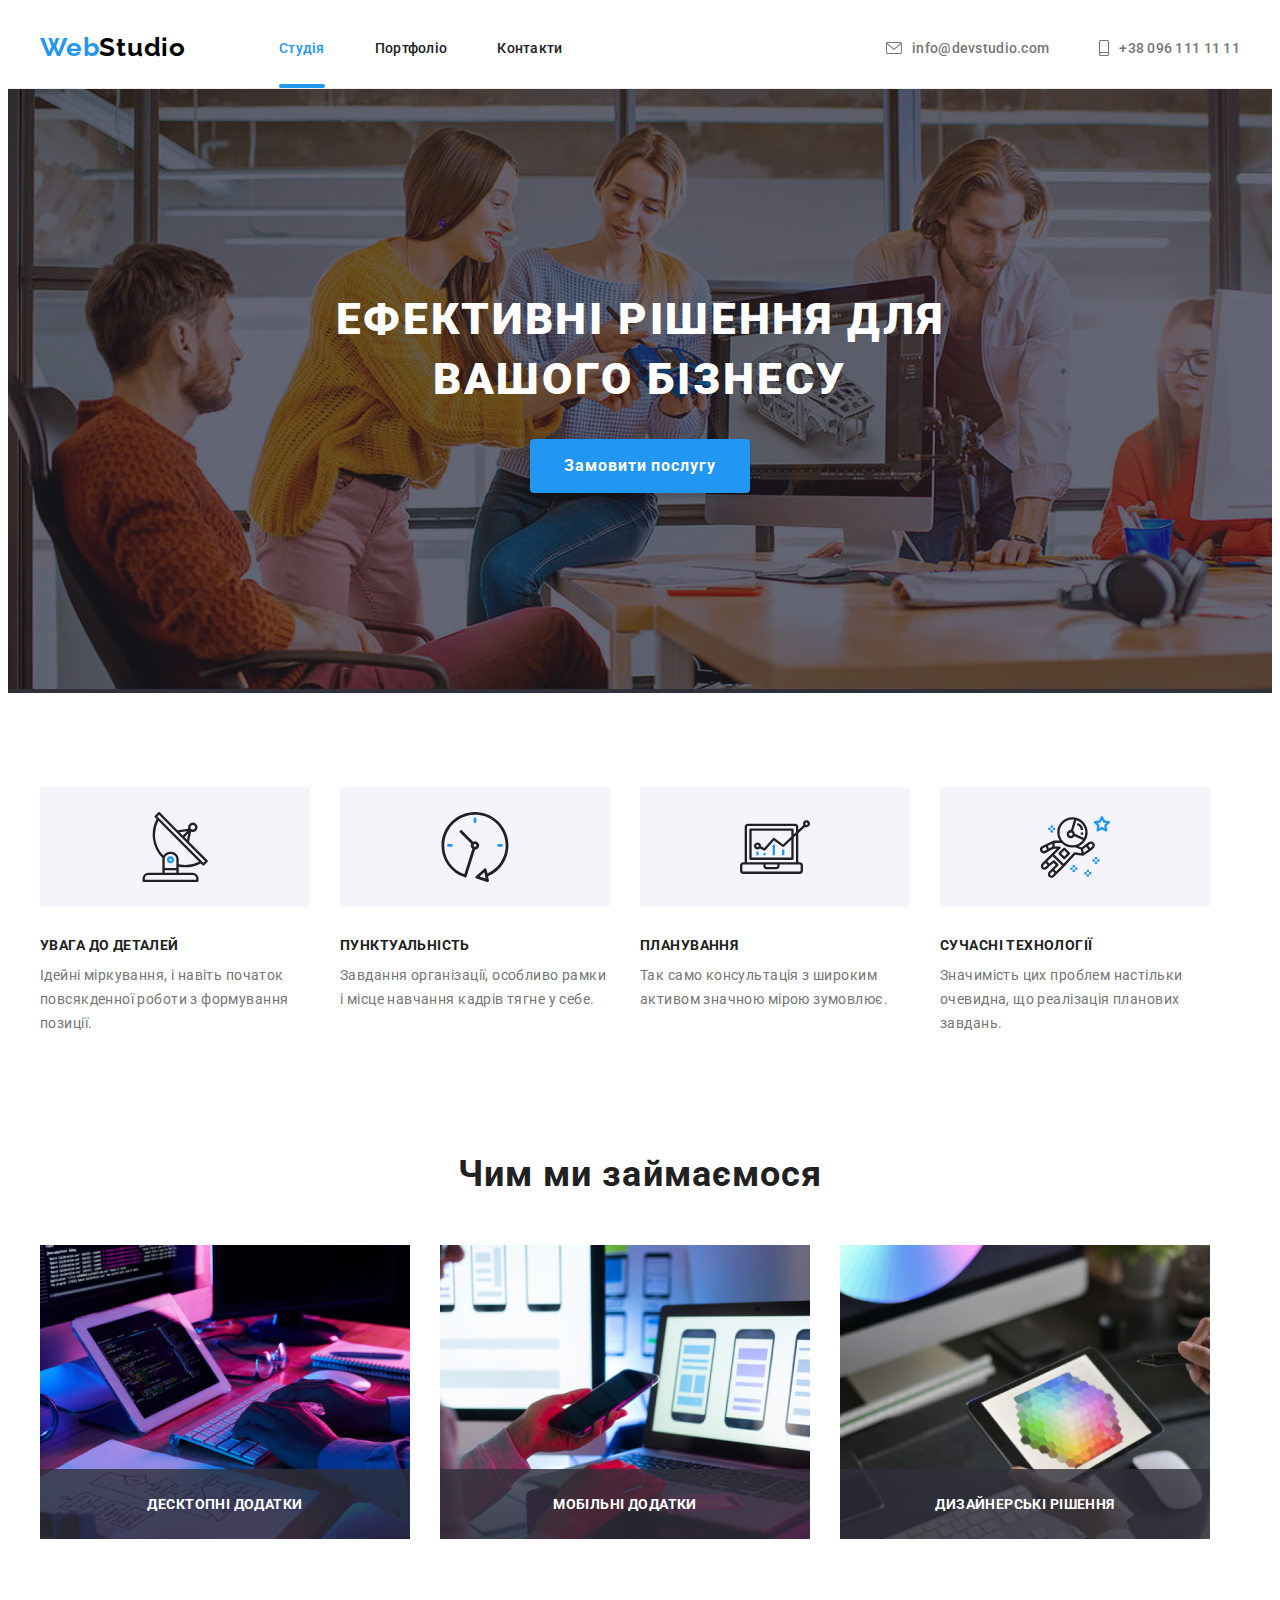
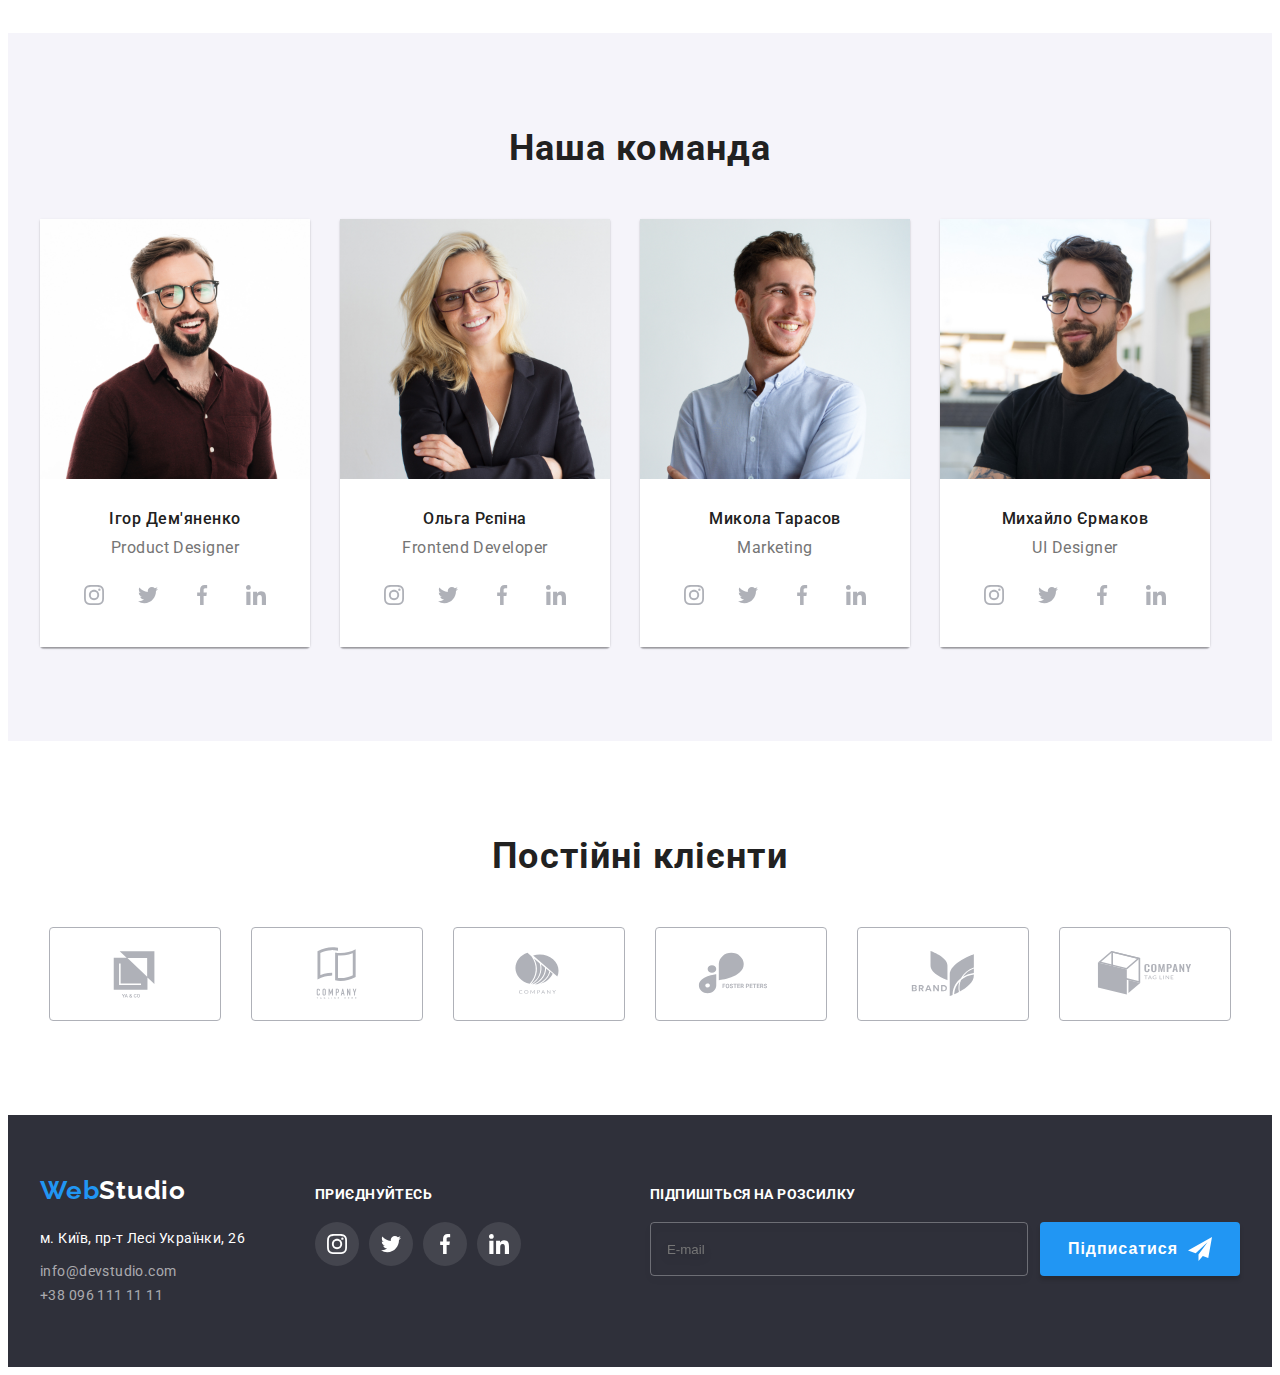
<file: index.html>
<!DOCTYPE html>
<html lang="uk">
  <head>
    <meta charset="UTF-8" />
    <meta http-equiv="X-UA-Compatible" content="IE=edge" />
    <meta name="viewport" content="width=device-width, initial-scale=1.0" />
    <title>Studio</title>
    <!-- -----normalize CSS----- -->
    <link
      rel="stylesheet"
      href="https://cdnjs.cloudflare.com/ajax/libs/modern-normalize/1.1.0/modern-normalize.min.css"
      integrity="sha512-wpPYUAdjBVSE4KJnH1VR1HeZfpl1ub8YT/NKx4PuQ5NmX2tKuGu6U/JRp5y+Y8XG2tV+wKQpNHVUX03MfMFn9Q=="
      crossorigin="anonymous"
      referrerpolicy="no-referrer"
    />
    <!-- -----Fonts----- -->
    <link rel="preconnect" href="https://fonts.googleapis.com" />
    <link rel="preconnect" href="https://fonts.gstatic.com" crossorigin />
    <link
      href="https://fonts.googleapis.com/css2?family=Raleway:wght@700&family=Roboto:wght@400;500;700;900&display=swap"
      rel="stylesheet"
    />
    <!-- -----Custom CSS----- -->
    <link rel="stylesheet" href="./css/styles.css" />
  </head>

  <body>
    <!-- -----HEADER----- -->
    <header class="header">
      <div class="header-container container">
        <a href="./" class="logo-link link"><span class="logo-part">Web</span>Studio</a>
        <nav>
          <ul class="nav-list list">
            <li class="nav-item">
              <a href="./" class="nav-link link current">Студія</a>
            </li>
            <li class="nav-item">
              <a href="./portfolio.html" class="nav-link link">Портфоліо</a>
            </li>
            <li class="nav-item">
              <a href="" class="nav-link link">Контакти</a>
            </li>
          </ul>
        </nav>
        <ul class="authoriz-list list">
          <li class="authoriz-item">
            <a href="mailto:info@devstudio.com" class="authoriz-mail link">
              <svg class="header-icon" width="16px" height="12px">
                <use href="./images/icons/icons.svg#envelope"></use>
              </svg>
              info@devstudio.com</a
            >
          </li>
          <li class="authoriz-item">
            <a href="tel:+380961111111" class="authoriz-tel link">
              <svg class="header-icon" width="10px" height="16px">
                <use href="./images/icons/icons.svg#smartphone"></use>
              </svg>
              +38 096 111 11 11</a
            >
          </li>
        </ul>
      </div>
    </header>

    <main>
      <!-- -----HERO----- -->
      <section class="hero">
        <div class="container">
          <h1 class="hero-text">
            Ефективні рішення для<br />
            вашого бізнесу
          </h1>
          <button type="button" class="hero-btn" data-modal-open>Замовити послугу</button>
        </div>
      </section>
      <!-- -----PREFERENCE----- -->
      <section class="preference">
        <div class="container">
          <h2 class="preference-title visually-hidden">Наші переваги</h2>
          <ul class="preference-list list">
            <li class="preference-item">
              <div class="preference-icon-thumb">
                <svg class="preference-icon" width="70px" height="70px">
                  <use href="./images/icons/icons.svg#antenna"></use>
                </svg>
              </div>
              <h3 class="preference-subtitle">УВАГА ДО ДЕТАЛЕЙ</h3>
              <p class="preference-text">
                Ідейні міркування, і навіть початок повсякденної роботи з формування позиції.
              </p>
            </li>
            <li class="preference-item">
              <div class="preference-icon-thumb">
                <svg class="preference-icon" width="70px" height="70px">
                  <use href="./images/icons/icons.svg#clock"></use>
                </svg>
              </div>
              <h3 class="preference-subtitle">ПУНКТУАЛЬНІСТЬ</h3>
              <p class="preference-text">Завдання організації, особливо рамки і місце навчання кадрів тягне у себе.</p>
            </li>
            <li class="preference-item">
              <div class="preference-icon-thumb">
                <svg class="preference-icon" width="70px" height="70px">
                  <use href="./images/icons/icons.svg#diagram"></use>
                </svg>
              </div>
              <h3 class="preference-subtitle">ПЛАНУВАННЯ</h3>
              <p class="preference-text">Так само консультація з широким активом значною мірою зумовлює.</p>
            </li>
            <li class="preference-item">
              <div class="preference-icon-thumb">
                <svg class="preference-icon" width="70px" height="70px">
                  <use href="./images/icons/icons.svg#astronaut"></use>
                </svg>
              </div>
              <h3 class="preference-subtitle">СУЧАСНІ ТЕХНОЛОГІЇ</h3>
              <p class="preference-text">Значимість цих проблем настільки очевидна, що реалізація планових завдань.</p>
            </li>
          </ul>
        </div>
      </section>
      <!-- -----WORK----- -->
      <section class="work">
        <div class="container">
          <h2 class="work-title">Чим ми займаємося</h2>
          <ul class="work-list list">
            <li class="work-item">
              <p class="work-text">Десктопні додатки</p>
              <img src="./images/img1-1.jpg" alt="печатаю за комп'ютером" width="370" height="294" />
            </li>
            <li class="work-item">
              <p class="work-text">Мобільні додатки</p>
              <img src="./images/img1-2.jpg" alt="обираю макет на ноутбуці" width="370" height="294" />
            </li>
            <li class="work-item">
              <p class="work-text">Дизайнерські рішення</p>
              <img src="./images/img1-3.jpg" alt="обираю колір для макету" width="370" height="294" />
            </li>
          </ul>
        </div>
      </section>
      <!-- -----TEAM----- -->
      <section class="team">
        <div class="container">
          <h2 class="team-title">Наша команда</h2>
          <ul class="team-list list">
            <li class="team-item">
              <img src="./images/imgface-1.jpg" alt="фото сотрудника" width="270" height="260" />
              <div class="team-text-cont">
                <h3 class="team-subtitle">Ігор Дем'яненко</h3>
                <span class="team-text">Product Designer</span>
                <ul class="team-social-list list">
                  <li class="team-social-item">
                    <a
                      href="https://www.instagram.com/"
                      class="team-social-link link"
                      target="_blank"
                      rel="noopener noreferrer nofollow"
                      aria-label="instagram"
                    >
                      <svg class="team-social-icon" width="20px" height="20px">
                        <use href="./images/icons/icons.svg#instagram"></use>
                      </svg>
                    </a>
                  </li>
                  <li class="team-social-item">
                    <a
                      href="https://twitter.com/"
                      class="team-social-link link"
                      target="_blank"
                      rel="noopener noreferrer nofollow"
                      aria-label="twitter"
                    >
                      <svg class="team-social-icon" width="20px" height="20px">
                        <use href="./images/icons/icons.svg#twitter"></use>
                      </svg>
                    </a>
                  </li>
                  <li class="team-social-item">
                    <a
                      href="https://www.facebook.com"
                      class="team-social-link link"
                      target="_blank"
                      rel="noopener noreferrer nofollow"
                      aria-label="facebook"
                    >
                      <svg class="team-social-icon" width="20px" height="20px">
                        <use href="./images/icons/icons.svg#facebook"></use>
                      </svg>
                    </a>
                  </li>
                  <li class="team-social-item">
                    <a
                      href="https://www.linkedin.com"
                      class="team-social-link link"
                      target="_blank"
                      rel="noopener noreferrer nofollow"
                      aria-label="linkedin"
                    >
                      <svg class="team-social-icon" width="20px" height="20px">
                        <use href="./images/icons/icons.svg#linkedin"></use>
                      </svg>
                    </a>
                  </li>
                </ul>
              </div>
            </li>
            <li class="team-item">
              <img src="./images/imgface-2.jpg" alt="фото сотрудника" width="270" height="260" />
              <div class="team-text-cont">
                <h3 class="team-subtitle">Ольга Рєпіна</h3>
                <span class="team-text">Frontend Developer</span>
                <ul class="team-social-list list">
                  <li class="team-social-item">
                    <a
                      href="https://www.instagram.com/"
                      class="team-social-link link"
                      target="_blank"
                      rel="noopener noreferrer nofollow"
                      aria-label="instagram"
                    >
                      <svg class="team-social-icon" width="20px" height="20px">
                        <use href="./images/icons/icons.svg#instagram"></use>
                      </svg>
                    </a>
                  </li>
                  <li class="team-social-item">
                    <a
                      href="https://twitter.com/"
                      class="team-social-link link"
                      target="_blank"
                      rel="noopener noreferrer nofollow"
                      aria-label="twitter"
                    >
                      <svg class="team-social-icon" width="20px" height="20px">
                        <use href="./images/icons/icons.svg#twitter"></use>
                      </svg>
                    </a>
                  </li>
                  <li class="team-social-item">
                    <a
                      href="https://www.facebook.com"
                      class="team-social-link link"
                      target="_blank"
                      rel="noopener noreferrer nofollow"
                      aria-label="facebook"
                    >
                      <svg class="team-social-icon" width="20px" height="20px">
                        <use href="./images/icons/icons.svg#facebook"></use>
                      </svg>
                    </a>
                  </li>
                  <li class="team-social-item">
                    <a
                      href="https://www.linkedin.com"
                      class="team-social-link link"
                      target="_blank"
                      rel="noopener noreferrer nofollow"
                      aria-label="linkedin"
                    >
                      <svg class="team-social-icon" width="20px" height="20px">
                        <use href="./images/icons/icons.svg#linkedin"></use>
                      </svg>
                    </a>
                  </li>
                </ul>
              </div>
            </li>
            <li class="team-item">
              <img src="./images/imgface-3.jpg" alt="фото сотрудника" width="270" height="260" />
              <div class="team-text-cont">
                <h3 class="team-subtitle">Микола Тарасов</h3>
                <span class="team-text">Marketing</span>
                <ul class="team-social-list list">
                  <li class="team-social-item">
                    <a
                      href="https://www.instagram.com/"
                      class="team-social-link link"
                      target="_blank"
                      rel="noopener noreferrer nofollow"
                      aria-label="instagram"
                    >
                      <svg class="team-social-icon" width="20px" height="20px">
                        <use href="./images/icons/icons.svg#instagram"></use>
                      </svg>
                    </a>
                  </li>
                  <li class="team-social-item">
                    <a
                      href="https://twitter.com/"
                      class="team-social-link link"
                      target="_blank"
                      rel="noopener noreferrer nofollow"
                      aria-label="twitter"
                    >
                      <svg class="team-social-icon" width="20px" height="20px">
                        <use href="./images/icons/icons.svg#twitter"></use>
                      </svg>
                    </a>
                  </li>
                  <li class="team-social-item">
                    <a
                      href="https://www.facebook.com"
                      class="team-social-link link"
                      target="_blank"
                      rel="noopener noreferrer nofollow"
                      aria-label="facebook"
                    >
                      <svg class="team-social-icon" width="20px" height="20px">
                        <use href="./images/icons/icons.svg#facebook"></use>
                      </svg>
                    </a>
                  </li>
                  <li class="team-social-item">
                    <a
                      href="https://www.linkedin.com"
                      class="team-social-link link"
                      target="_blank"
                      rel="noopener noreferrer nofollow"
                      aria-label="linkedin"
                    >
                      <svg class="team-social-icon" width="20px" height="20px">
                        <use href="./images/icons/icons.svg#linkedin"></use>
                      </svg>
                    </a>
                  </li>
                </ul>
              </div>
            </li>
            <li class="team-item">
              <img src="./images/imgface-4.jpg" alt="фото сотрудника" width="270" height="260" />
              <div class="team-text-cont">
                <h3 class="team-subtitle">Михайло Єрмаков</h3>
                <span class="team-text">UI Designer</span>
                <ul class="team-social-list list">
                  <li class="team-social-item">
                    <a
                      href="https://www.instagram.com/"
                      class="team-social-link link"
                      target="_blank"
                      rel="noopener noreferrer nofollow"
                      aria-label="instagram"
                    >
                      <svg class="team-social-icon" width="20px" height="20px">
                        <use href="./images/icons/icons.svg#instagram"></use>
                      </svg>
                    </a>
                  </li>
                  <li class="team-social-item">
                    <a
                      href="https://twitter.com/"
                      class="team-social-link link"
                      target="_blank"
                      rel="noopener noreferrer nofollow"
                      aria-label="twitter"
                    >
                      <svg class="team-social-icon" width="20px" height="20px">
                        <use href="./images/icons/icons.svg#twitter"></use>
                      </svg>
                    </a>
                  </li>
                  <li class="team-social-item">
                    <a
                      href="https://www.facebook.com"
                      class="team-social-link link"
                      target="_blank"
                      rel="noopener noreferrer nofollow"
                      aria-label="facebook"
                    >
                      <svg class="team-social-icon" width="20px" height="20px">
                        <use href="./images/icons/icons.svg#facebook"></use>
                      </svg>
                    </a>
                  </li>
                  <li class="team-social-item">
                    <a
                      href="https://www.linkedin.com"
                      class="team-social-link link"
                      target="_blank"
                      rel="noopener noreferrer nofollow"
                      aria-label="linkedin"
                    >
                      <svg class="team-social-icon" width="20px" height="20px">
                        <use href="./images/icons/icons.svg#linkedin"></use>
                      </svg>
                    </a>
                  </li>
                </ul>
              </div>
            </li>
          </ul>
        </div>
      </section>
      <!-- -----CLIENTS----- -->
      <section class="clients">
        <div class="container">
          <h2 class="clients-text">Постійні клієнти</h2>
          <ul class="clients-list list">
            <li class="clients-item">
              <a href="https://www.google.com" class="clients-link" target="_blank" rel="noopener noreferrer"
                ><svg class="clients-icon" width="106px" height="60px">
                  <use href="./images/icons/icons.svg#Logo1"></use>
                </svg>
              </a>
            </li>
            <li class="clients-item">
              <a href="https://www.google.com" class="clients-link" target="_blank" rel="noopener noreferrer"
                ><svg class="clients-icon" width="106px" height="60px">
                  <use href="./images/icons/icons.svg#Logo2"></use>
                </svg>
              </a>
            </li>
            <li class="clients-item">
              <a href="https://www.google.com" class="clients-link" target="_blank" rel="noopener noreferrer"
                ><svg class="clients-icon" width="106px" height="60px">
                  <use href="./images/icons/icons.svg#Logo3"></use>
                </svg>
              </a>
            </li>
            <li class="clients-item">
              <a href="https://www.google.com" class="clients-link" target="_blank" rel="noopener noreferrer"
                ><svg class="clients-icon" width="106px" height="60px">
                  <use href="./images/icons/icons.svg#Logo4"></use>
                </svg>
              </a>
            </li>
            <li class="clients-item">
              <a href="https://www.google.com" class="clients-link" target="_blank" rel="noopener noreferrer">
                <svg class="clients-icon" width="106px" height="60px">
                  <use href="./images/icons/icons.svg#Logo5"></use>
                </svg>
              </a>
            </li>
            <li class="clients-item">
              <a href="https://www.google.com" class="clients-link" target="_blank" rel="noopener noreferrer">
                <svg class="clients-icon" width="106px" height="60px">
                  <use href="./images/icons/icons.svg#Logo6"></use>
                </svg>
              </a>
            </li>
          </ul>
        </div>
      </section>
    </main>
    <!-- -----FOOTER----- -->
    <footer class="footer">
      <div class="container footer-group">
        <div class="footer-contacts">
          <a href="" class="logo-link link"><span class="logo-part">Web</span>Studio</a>
          <address class="address">
            <a
              href="https://goo.gl/maps/qrhuLcH9iDoWpVt69"
              class="address-link link"
              target="_blank"
              rel="noreferrer noopener nofollow"
              ><span class="adress-text">м. Київ, пр-т Лесі Українки, 26</span></a
            >
            <ul class="footer-auth-list list">
              <li class="footer-auth-item">
                <a href="mailto:info@devstudio.com" class="footer-mail link">info@devstudio.com</a>
              </li>
              <li class="footer-auth-item">
                <a href="tel:+380961111111" class="footer-tel link">+38 096 111 11 11</a>
              </li>
            </ul>
          </address>
        </div>
        <div class="footer-socials">
          <h3 class="footer-socials-text">приєднуйтесь</h3>
          <ul class="team-social-list list">
            <li class="team-social-item">
              <a
                href="https://www.instagram.com/"
                class="team-social-link link"
                target="_blank"
                rel="noopener noreferrer nofollow"
                aria-label="instagram"
              >
                <svg class="team-social-icon" width="20px" height="20px">
                  <use href="./images/icons/icons.svg#instagram"></use>
                </svg>
              </a>
            </li>
            <li class="team-social-item">
              <a
                href="https://twitter.com/"
                class="team-social-link link"
                target="_blank"
                rel="noopener noreferrer nofollow"
                aria-label="twitter"
              >
                <svg class="team-social-icon" width="20px" height="20px">
                  <use href="./images/icons/icons.svg#twitter"></use>
                </svg>
              </a>
            </li>
            <li class="team-social-item">
              <a
                href="https://www.facebook.com"
                class="team-social-link link"
                target="_blank"
                rel="noopener noreferrer nofollow"
                aria-label="facebook"
              >
                <svg class="team-social-icon" width="20px" height="20px">
                  <use href="./images/icons/icons.svg#facebook"></use>
                </svg>
              </a>
            </li>
            <li class="team-social-item">
              <a
                href="https://www.linkedin.com"
                class="team-social-link link"
                target="_blank"
                rel="noopener noreferrer nofollow"
                aria-label="linkedin"
              >
                <svg class="team-social-icon" width="20px" height="20px">
                  <use href="./images/icons/icons.svg#linkedin"></use>
                </svg>
              </a>
            </li>
          </ul>
        </div>
        <form class="footer-form" action="">
          <div class="footer-input">
          <p class="footer-input-text">Підпишіться на розсилку</p>
          <div class="footer-input-wrapper">
            <input type="email" class="footer-input-field" placeholder="E-mail" />
            <div class="footer-btn-wrapper">
              <button type="submit" class="footer-btn">
                Підписатися<svg class="footer-input-icon" width="24px" height="24px">
                  <use href="./images/icons/icons.svg#letter-icon"></use>
                </svg>
              </button>
            </div>
          </div>
        </form>
        </div>
      </div>
    </footer>
    <!-- -----MODAL WINDOW----- -->
    <div class="backdrop is-hidden" data-modal>
      <div class="modal">
        <button class="modal-btn" data-modal-close>
          <svg class="modal-icon-close" width="11px" height="11px">
            <use href="./images/icons/icons.svg#close-icon"></use>
          </svg>
        </button>
        <form action="" class="modal-form">
          <p class="form-text">Залиште свої дані, ми вам передзвонимо</p>
          <div class="f-field">
            <label class="f-label" for="name">Ім'я</label>
            <div class="f-input-wrapper">
              <input type="text" class="f-input" id="name">
              <svg class="f-input-icon" width="18px" height="18px">
                <use href="./images/icons/icons.svg#person"></use>
              </svg>
            </div>
          </div>
          <div class="f-field">
            <label class="f-label" for="phone">Телефон</label>
            <div class="f-input-wrapper">
              <input type="text" class="f-input" id="phone">
              <svg class="f-input-icon" width="18px" height="18px">
                <use href="./images/icons/icons.svg#phone"></use>
              </svg>
            </div>
          </div>
          <div class="f-field">
            <label class="f-label" for="mail">Пошта</label>
            <div class="f-input-wrapper">
              <input type="text" class="f-input" id="mail">
              <svg class="f-input-icon" width="18px" height="18px">
                <use href="./images/icons/icons.svg#mail"></use>
              </svg>
            </div>
          </div>
          <div class="f-field">
              <div class="f-input-wrapper">
                <textarea class="f-input-area" name="" id="textarea" cols="30" rows="10" placeholder="Введіть текст"></textarea>
                <label class="f-label" for="textarea">Коментар</label>
              </div>
          </div>
          <div class="f-licence">
            <input class="f-checkbox" type="checkbox">
            <span class="f-checkbox-text">Погоджуюся з розсилкою та приймаю <a class="f-checkbox-link" href="">Умови договору</a></span>
          </div>
          <button class="f-btn" type="submit">Відправити</button>

        </form>
      </div>
    </div>
    <script src="./JS/modal.js"></script>
  </body>
</html>
</file>
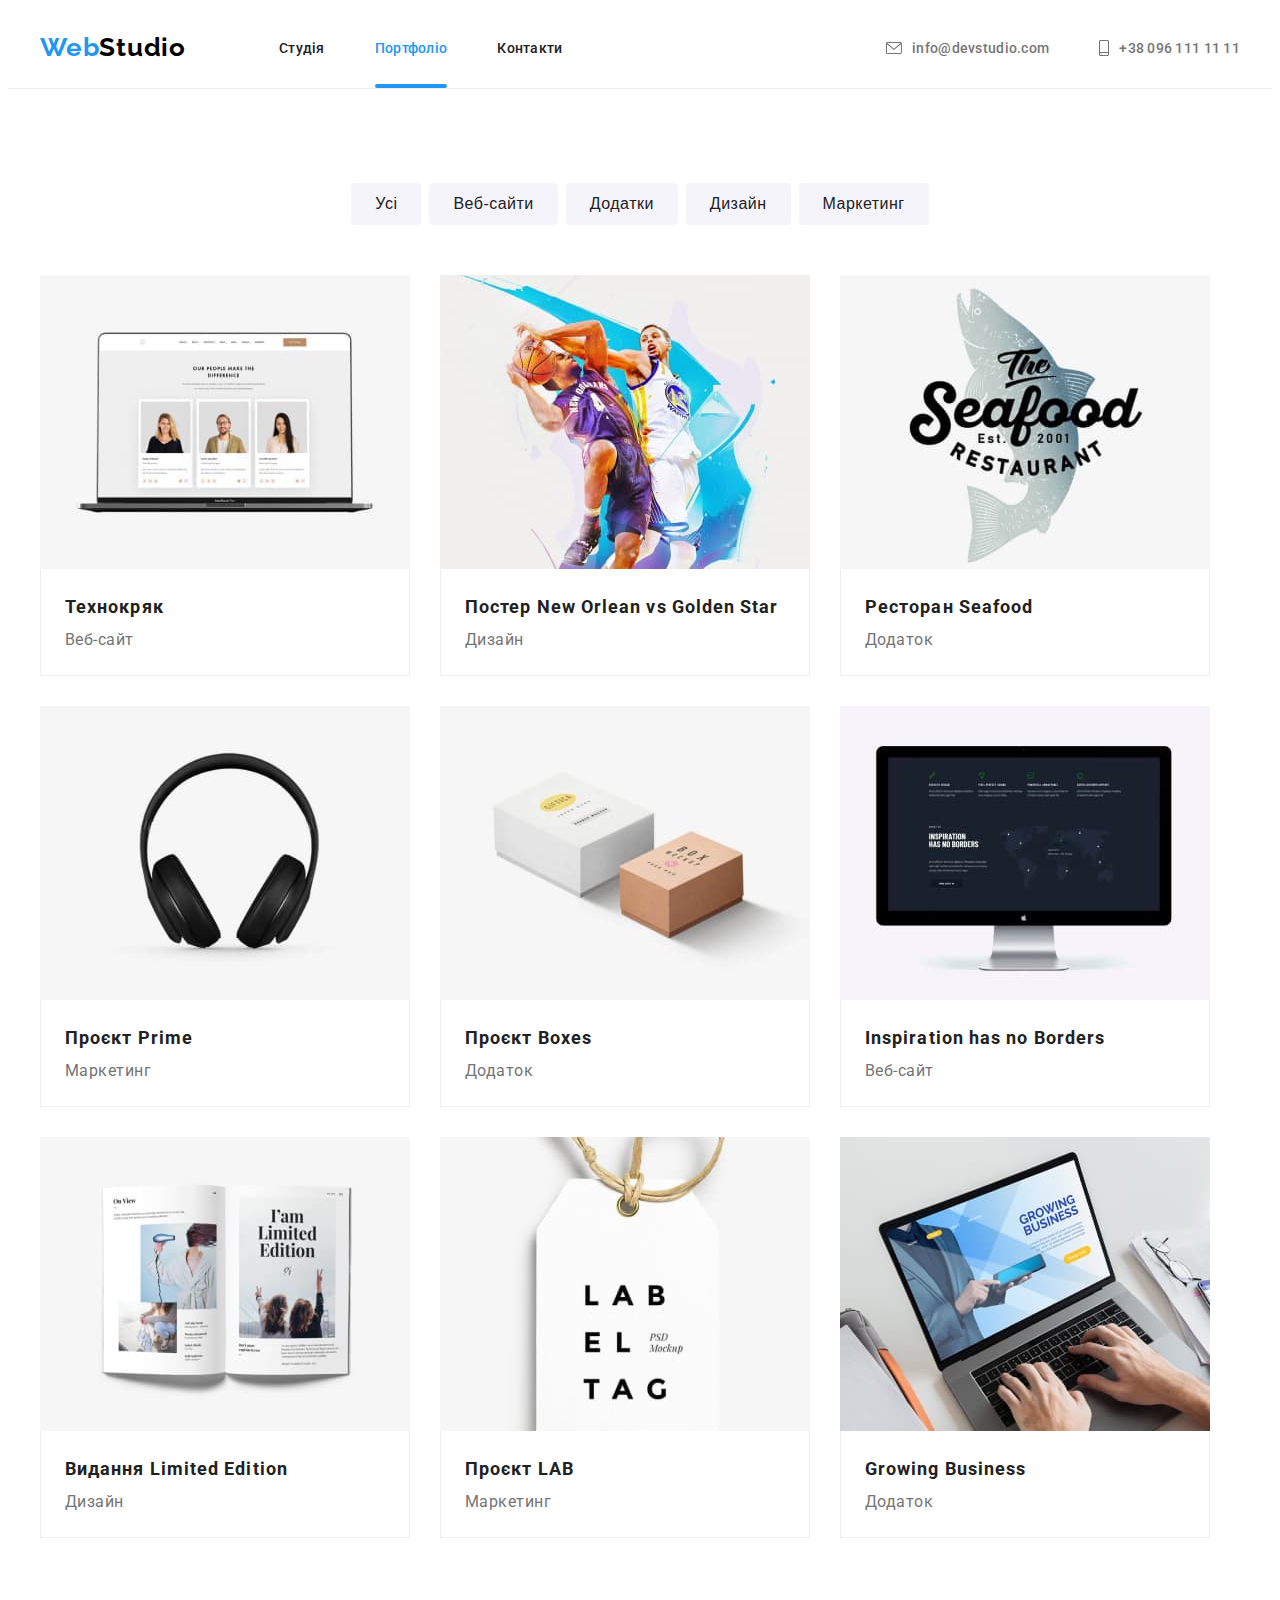
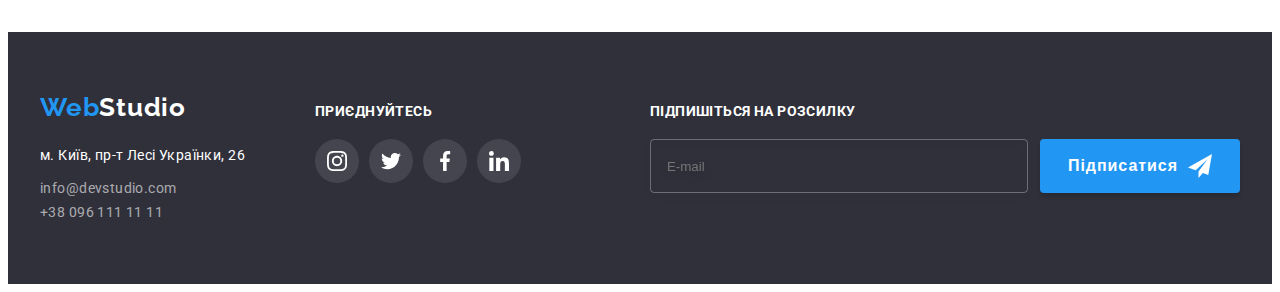
<file: portfolio.html>
<!DOCTYPE html>
<html lang="uk">
  <head>
    <meta charset="UTF-8" />
    <meta http-equiv="X-UA-Compatible" content="IE=edge" />
    <meta name="viewport" content="width=device-width, initial-scale=1.0" />
    <title>Portfolio</title>
    <!-- -----normalize CSS----- -->
    <link
      rel="stylesheet"
      href="https://cdnjs.cloudflare.com/ajax/libs/modern-normalize/1.1.0/modern-normalize.min.css"
      integrity="sha512-wpPYUAdjBVSE4KJnH1VR1HeZfpl1ub8YT/NKx4PuQ5NmX2tKuGu6U/JRp5y+Y8XG2tV+wKQpNHVUX03MfMFn9Q=="
      crossorigin="anonymous"
      referrerpolicy="no-referrer"
    />
    <!-- -----Fonts----- -->
    <link rel="preconnect" href="https://fonts.googleapis.com" />
    <link rel="preconnect" href="https://fonts.gstatic.com" crossorigin />
    <link
      href="https://fonts.googleapis.com/css2?family=Raleway:wght@700&family=Roboto:wght@400;500;700;900&display=swap"
      rel="stylesheet"
    />
    <!-- -----Custom CSS----- -->
    <link rel="stylesheet" href="./css/styles.css" />
  </head>

  <body>
    <!-- -----HEADER----- -->
    <header class="header">
      <div class="header-container container">
        <a href="./" class="logo-link link"><span class="logo-part">Web</span>Studio</a>
        <nav>
          <ul class="nav-list list">
            <li class="nav-item">
              <a href="./" class="nav-link link">Студія</a>
            </li>
            <li class="nav-item">
              <a href="./portfolio.html" class="nav-link link current">Портфоліо</a>
            </li>
            <li class="nav-item">
              <a href="" class="nav-link link">Контакти</a>
            </li>
          </ul>
        </nav>
        <ul class="authoriz-list list">
          <li class="authoriz-item">
            <a href="mailto:info@devstudio.com" class="authoriz-mail link">
              <svg class="header-icon" width="16px" height="12px">
                <use href="./images/icons/icons.svg#envelope"></use>
              </svg>
              info@devstudio.com</a
            >
          </li>
          <li class="authoriz-item">
            <a href="tel:+380961111111" class="authoriz-tel link">
              <svg class="header-icon" width="10px" height="16px">
                <use href="./images/icons/icons.svg#smartphone"></use>
              </svg>
              +38 096 111 11 11</a
            >
          </li>
        </ul>
      </div>
    </header>

    <main>
      <!-- -----portfolio----- -->
      <section class="portfolio">
        <div class="container">
          <h1 class="portfolio-title visually-hidden">Наши работы</h1>
          <ul class="portfolio-btn-list list">
            <li class="portfolio-btn-item"><button type="button" class="portfolio-btn">Усі</button></li>
            <li class="portfolio-btn-item"><button type="button" class="portfolio-btn">Веб-сайти</button></li>
            <li class="portfolio-btn-item"><button type="button" class="portfolio-btn">Додатки</button></li>
            <li class="portfolio-btn-item"><button type="button" class="portfolio-btn">Дизайн</button></li>
            <li class="portfolio-btn-item"><button type="button" class="portfolio-btn">Маркетинг</button></li>
          </ul>
          <ul class="portfolio-list list">
            <li class="portfolio-item">
              <div class="overlay-thumb">
                <img src="./images/portfolio/portf-001.jpg" alt="exemple1" width="370" height="294" />
                <p class="overlay-text">
                  Ресурс пропонує комплексні пропозиції з різним рівнем функціоналу та сервісів. Все це дозволить
                  відвідувачу отримати вичерпні відомості про компанію чи приватну особу.
                </p>
              </div>
              <div class="portfolio-text-cont">
                <h2 class="portfolio-subtitle">Технокряк</h2>
                <p class="portfolio-text">Веб-сайт</p>
              </div>
            </li>
            <li class="portfolio-item">
              <div class="overlay-thumb">
                <img src="./images/portfolio/portf-002.jpg" alt="exemple1" width="370" height="294" />
                <p class="overlay-text">
                  Ресурс пропонує комплексні пропозиції з різним рівнем функціоналу та сервісів. Все це дозволить
                  відвідувачу отримати вичерпні відомості про компанію чи приватну особу.
                </p>
              </div>
              <div class="portfolio-text-cont">
                <h2 class="portfolio-subtitle">Постер New Orlean vs Golden Star</h2>
                <p class="portfolio-text">Дизайн</p>
              </div>
            </li>
            <li class="portfolio-item">
              <div class="overlay-thumb">
                <img src="./images/portfolio/portf-003.jpg" alt="exemple1" width="370" height="294" />
                <p class="overlay-text">
                  Ресурс пропонує комплексні пропозиції з різним рівнем функціоналу та сервісів. Все це дозволить
                  відвідувачу отримати вичерпні відомості про компанію чи приватну особу.
                </p>
              </div>
              <div class="portfolio-text-cont">
                <h2 class="portfolio-subtitle">Ресторан Seafood</h2>
                <p class="portfolio-text">Додаток</p>
              </div>
            </li>
            <li class="portfolio-item">
              <div class="overlay-thumb">
                <img src="./images/portfolio/portf-004.jpg" alt="exemple1" width="370" height="294" />
                <p class="overlay-text">
                  Ресурс пропонує комплексні пропозиції з різним рівнем функціоналу та сервісів. Все це дозволить
                  відвідувачу отримати вичерпні відомості про компанію чи приватну особу.
                </p>
              </div>
              <div class="portfolio-text-cont">
                <h2 class="portfolio-subtitle">Проєкт Prime</h2>
                <p class="portfolio-text">Маркетинг</p>
              </div>
            </li>
            <li class="portfolio-item">
              <div class="overlay-thumb">
                <img src="./images/portfolio/portf-005.jpg" alt="exemple1" width="370" height="294" />
                <p class="overlay-text">
                  Ресурс пропонує комплексні пропозиції з різним рівнем функціоналу та сервісів. Все це дозволить
                  відвідувачу отримати вичерпні відомості про компанію чи приватну особу.
                </p>
              </div>
              <div class="portfolio-text-cont">
                <h2 class="portfolio-subtitle">Проєкт Boxes</h2>
                <p class="portfolio-text">Додаток</p>
              </div>
            </li>
            <li class="portfolio-item">
              <div class="overlay-thumb">
                <img src="./images/portfolio/portf-006.jpg" alt="exemple1" width="370" height="294" />
                <p class="overlay-text">
                  Ресурс пропонує комплексні пропозиції з різним рівнем функціоналу та сервісів. Все це дозволить
                  відвідувачу отримати вичерпні відомості про компанію чи приватну особу.
                </p>
              </div>
              <div class="portfolio-text-cont">
                <h2 class="portfolio-subtitle">Inspiration has no Borders</h2>
                <p class="portfolio-text">Веб-сайт</p>
              </div>
            </li>
            <li class="portfolio-item">
              <div class="overlay-thumb">
                <img src="./images/portfolio/portf-007.jpg" alt="exemple1" width="370" height="294" />
                <p class="overlay-text">
                  Ресурс пропонує комплексні пропозиції з різним рівнем функціоналу та сервісів. Все це дозволить
                  відвідувачу отримати вичерпні відомості про компанію чи приватну особу.
                </p>
              </div>
              <div class="portfolio-text-cont">
                <h2 class="portfolio-subtitle">Видання Limited Edition</h2>
                <p class="portfolio-text">Дизайн</p>
              </div>
            </li>
            <li class="portfolio-item">
              <div class="overlay-thumb">
                <img src="./images/portfolio/portf-008.jpg" alt="exemple1" width="370" height="294" />
                <p class="overlay-text">
                  Ресурс пропонує комплексні пропозиції з різним рівнем функціоналу та сервісів. Все це дозволить
                  відвідувачу отримати вичерпні відомості про компанію чи приватну особу.
                </p>
              </div>
              <div class="portfolio-text-cont">
                <h2 class="portfolio-subtitle">Проєкт LAB</h2>
                <p class="portfolio-text">Маркетинг</p>
              </div>
            </li>
            <li class="portfolio-item">
              <div class="overlay-thumb">
                <img src="./images/portfolio/portf-009.jpg" alt="exemple1" width="370" height="294" />
                <p class="overlay-text">
                  Ресурс пропонує комплексні пропозиції з різним рівнем функціоналу та сервісів. Все це дозволить
                  відвідувачу отримати вичерпні відомості про компанію чи приватну особу.
                </p>
              </div>
              <div class="portfolio-text-cont">
                <h2 class="portfolio-subtitle">Growing Business</h2>
                <p class="portfolio-text">Додаток</p>
              </div>
            </li>
          </ul>
        </div>
      </section>
    </main>
    <!-- -----FOOTER----- -->
     <footer class="footer">
      <div class="container footer-group">
        <div class="footer-contacts">
          <a href="" class="logo-link link"><span class="logo-part">Web</span>Studio</a>
          <address class="address">
            <a
              href="https://goo.gl/maps/qrhuLcH9iDoWpVt69"
              class="address-link link"
              target="_blank"
              rel="noreferrer noopener nofollow"
              ><span class="adress-text">м. Київ, пр-т Лесі Українки, 26</span></a
            >
            <ul class="footer-auth-list list">
              <li class="footer-auth-item">
                <a href="mailto:info@devstudio.com" class="footer-mail link">info@devstudio.com</a>
              </li>
              <li class="footer-auth-item">
                <a href="tel:+380961111111" class="footer-tel link">+38 096 111 11 11</a>
              </li>
            </ul>
          </address>
        </div>
        <div class="footer-socials">
          <h3 class="footer-socials-text">приєднуйтесь</h3>
          <ul class="team-social-list list">
            <li class="team-social-item">
              <a
                href="https://www.instagram.com/"
                class="team-social-link link"
                target="_blank"
                rel="noopener noreferrer nofollow"
                aria-label="instagram"
              >
                <svg class="team-social-icon" width="20px" height="20px">
                  <use href="./images/icons/icons.svg#instagram"></use>
                </svg>
              </a>
            </li>
            <li class="team-social-item">
              <a
                href="https://twitter.com/"
                class="team-social-link link"
                target="_blank"
                rel="noopener noreferrer nofollow"
                aria-label="twitter"
              >
                <svg class="team-social-icon" width="20px" height="20px">
                  <use href="./images/icons/icons.svg#twitter"></use>
                </svg>
              </a>
            </li>
            <li class="team-social-item">
              <a
                href="https://www.facebook.com"
                class="team-social-link link"
                target="_blank"
                rel="noopener noreferrer nofollow"
                aria-label="facebook"
              >
                <svg class="team-social-icon" width="20px" height="20px">
                  <use href="./images/icons/icons.svg#facebook"></use>
                </svg>
              </a>
            </li>
            <li class="team-social-item">
              <a
                href="https://www.linkedin.com"
                class="team-social-link link"
                target="_blank"
                rel="noopener noreferrer nofollow"
                aria-label="linkedin"
              >
                <svg class="team-social-icon" width="20px" height="20px">
                  <use href="./images/icons/icons.svg#linkedin"></use>
                </svg>
              </a>
            </li>
          </ul>
        </div>
        <form class="footer-form" action="">
          <div class="footer-input">
          <p class="footer-input-text">Підпишіться на розсилку</p>
          <div class="footer-input-wrapper">
            <input type="email" class="footer-input-field" placeholder="E-mail" />
            <div class="footer-btn-wrapper">
              <button type="submit" class="footer-btn">
                Підписатися<svg class="footer-input-icon" width="24px" height="24px">
                  <use href="./images/icons/icons.svg#letter-icon"></use>
                </svg>
              </button>
            </div>
          </div>
        </form>
        </div>
      </div>
    </footer>
  </body>
</html>
</file>
<file: css/styles.css>
/* -----Variables----- */

:root {
  /* ------fonts----- */
  --primary-font: 'Roboto', sans-serif;
  --secondary-font: 'Raleway', sans-serif;
  /* ------text colors----- */
  --primary-text: #212121;
  --secondary-text: #757575;
  --accent-text: #2196f3;
  --dark-text: #000000;
  --light-text: #ffffff;
  --light-alpha-06: rgba(255, 255, 255, 0.6);

  /* ------BG COLORS----- */
  --bg-btn-active: #188ce8;
  --bg-btn: #2196f3;
  --bg-dark-color: #2f303a;
  --header-line: #ececec;
  --bg-icon-preference: #f5f4fa;
  --bg-section-second: #f5f4fa;
  --bg-icon-color: #afb1b8;
}
/* ------RESETS----- */
.list {
  list-style: none;
  padding: 0;
  margin: 0;
}
.link {
  text-decoration: none;
}
img {
  display: block;
}
h1,
h2,
h3,
h4,
h5,
h6,
p {
  margin: 0;
}

/* ------END  RESETS----- */

body {
  font-family: 'Roboto', sans-serif;
}
.container {
  width: 1200px;
  padding: 0 15px;
  margin: 0 auto;
  /* outline: 2px double pink; */
}
/* ------HEADER----- */
.header {
  border-bottom: 1px solid var(--header-line);
}
.header-container {
  display: flex;
  align-items: center;
}
.logo-link {
  margin-right: 93px;
  padding-top: 24px;
  padding-bottom: 25px;

  font-family: 'Raleway';
  font-weight: 700;
  font-size: 26px;
  line-height: calc(31 / 26);
  letter-spacing: 0.03em;
  color: var(--dark-text);
}

.logo-part {
  color: var(--accent-text);
}
.nav-list {
  display: flex;
}
.nav-item:not(:last-child) {
  margin-right: 50px;
}
.nav-item {
  font-weight: 500;
  font-size: 14px;
  line-height: calc(16 / 14);
  letter-spacing: 0.02em;
}

.nav-link {
  position: relative;
  display: inline-block;
  padding: 32px 0;
  color: var(--primary-text);

  transition-property: color;
  transition-duration: 250ms;
  transition-timing-function: cubic-bezier(0.4, 0, 0.2, 1);
}
.nav-link.current::after {
  content: '';
  position: absolute;
  bottom: 0px;
  display: block;
  width: 100%;
  height: 4px;

  background-color: var(--accent-text);
  border-radius: 2px;
}
.nav-link:hover,
.nav-link:focus {
  color: var(--accent-text);
}
.current {
  color: var(--accent-text);
}
.authoriz-list {
  display: flex;
  margin: 0 0 0 auto;
}
.authoriz-item {
  font-weight: 500;
  font-size: 14px;
  line-height: calc(16 / 14);
  letter-spacing: 0.02em;
}
.authoriz-mail,
.authoriz-tel + .authoriz-tel {
  margin-right: 50px;
}
.authoriz-mail,
.authoriz-tel {
  display: flex;
  align-items: center;

  padding-top: 32px;
  padding-bottom: 32px;

  color: #757575;

  transition-property: color;
  transition-duration: 250ms;
  transition-timing-function: cubic-bezier(0.4, 0, 0.2, 1);
}
.authoriz-mail:focus,
.authoriz-mail:hover,
.authoriz-tel:focus,
.authoriz-tel:hover {
  color: var(--accent-text);
}
.header-icon {
  margin-right: 10px;
  fill: currentColor;
}
/* ------HERO----- */
.hero {
  background-color: var(--bg-dark-color);
  background-image: linear-gradient(to right, rgba(47, 48, 58, 0.4), rgba(47, 48, 58, 0.4)), url(../images/bg-hero.jpg);
  background-repeat: no-repeat;
  max-width: 1600px;
  margin: 0 auto;
}
.hero .container {
  padding: 200px 0;
}

.hero-text {
  margin-bottom: 30px;

  font-weight: 900;
  font-size: 44px;
  line-height: calc(60 / 44);
  text-align: center;
  letter-spacing: 0.06em;
  text-transform: uppercase;

  color: var(--light-text);
}
.hero-btn {
  display: block;
  margin: 0 auto;
  padding: 10px 32px;

  font-family: inherit;
  font-weight: 700;
  font-size: 16px;
  line-height: calc(30 / 16);
  align-items: center;
  text-align: center;
  letter-spacing: 0.06em;
  color: var(--light-text);

  background-color: var(--bg-btn);
  box-shadow: 0px 4px 4px rgba(0, 0, 0, 0.15);
  border-radius: 4px;
  border-color: transparent;
  cursor: pointer;
}
.hero-btn:active {
  background-color: var(--bg-btn-active);
}

/* ------PREFERENCE----- */

.visually-hidden {
  position: absolute;
  width: 1px;
  height: 1px;
  margin: -1px;
  border: 0;
  padding: 0;
  white-space: nowrap;
  clip-path: inset(100%);
  clip: rect(0 0 0 0);
  overflow: hidden;
}
.preference {
  padding: 94px 0 118px;
}

/* .preference-title {
} */

.preference-list {
  display: flex;
  gap: 30px;
}
.preference-item {
  width: 270px;
}
.preference-icon-thumb {
  display: flex;
  align-items: center;
  justify-content: center;
  width: 270px;
  height: 120px;
  margin-bottom: 30px;

  background: var(--bg-icon-preference);
  border-radius: 4px;
}
.preference-subtitle {
  margin-bottom: 10px;

  font-weight: 700;
  font-size: 14px;
  line-height: calc(16 / 14);
  letter-spacing: 0.03em;
  text-transform: uppercase;
  color: var(--primary-text);
}
.preference-text {
  font-weight: 400;
  font-size: 14px;
  line-height: calc(24 / 14);
  letter-spacing: 0.03em;
  color: var(--secondary-text);
}

/* ------WORK----- */
.work {
  padding-bottom: 94px;
}

.work-title {
  margin-bottom: 50px;

  font-weight: 700;
  font-size: 36px;
  line-height: calc(42 / 36);
  text-align: center;
  letter-spacing: 0.03em;
  color: var(--primary-text);
}
.work-list {
  display: flex;
  gap: 30px;
}
.work-item {
  position: relative;
}
.work-text {
  position: absolute;
  bottom: 0;
  display: inline-flex;
  justify-content: center;
  align-items: center;

  width: 100%;
  height: 70px;
  font-weight: 700;
  font-size: 14px;
  line-height: calc(16 / 14);
  text-align: center;
  letter-spacing: 0.03em;
  text-transform: uppercase;

  color: var(--light-text);
  background: rgba(47, 48, 58, 0.8);
}

/* ------TEAM----- */

.team {
  padding: 94px 0;
  background-color: var(--bg-section-second);
}
.team-text-cont {
  background-color: #fff;
}

.team-title {
  margin-bottom: 50px;

  font-weight: 700;
  font-size: 36px;
  line-height: calc(42 / 36);
  text-align: center;
  letter-spacing: 0.03em;
  color: var(--primary-text);
}
.team-subtitle {
  margin-bottom: 10px;

  font-weight: 500;
  font-size: 16px;
  line-height: 19px;
  text-align: center;
  letter-spacing: 0.03em;
  color: var(--primary-text);
}
.team-list {
  display: flex;
  gap: 30px;
}

.team-item {
  box-shadow: 0px 1px 3px rgba(0, 0, 0, 0.12), 0px 1px 1px rgba(0, 0, 0, 0.14), 0px 2px 1px rgba(0, 0, 0, 0.2);
  border-radius: 0px 0px 4px 4px;
}
.team-social-list {
  display: flex;
  align-items: center;
  justify-content: center;
  gap: 10px;
}
.team-social-link {
  display: flex;
  align-items: center;
  justify-content: center;
  width: 44px;
  height: 44px;

  border-radius: 50%;
  color: var(--bg-icon-color);

  transition-property: color, background-color;
  transition-duration: 250ms;
  transition-timing-function: cubic-bezier(0.4, 0, 0.2, 1);
}
.team-social-icon {
  fill: currentColor;
}
.team-social-link:hover,
.team-social-link:focus {
  color: var(--light-text);
  background-color: var(--accent-text);
}
/* dfd */
.team-text {
  display: block;
  font-weight: 400px;
  margin-bottom: 16px;

  font-size: 16px;
  line-height: calc(19 / 16);
  text-align: center;
  letter-spacing: 0.03em;
  color: var(--secondary-text);
}
.team-text-cont {
  padding-top: 30px;
  padding-bottom: 30px;
}
/* ------CLIENTS----- */
.clients {
  padding: 94px 0;
}
.clients-text {
  margin-bottom: 50px;
  font-weight: 700;
  font-size: 36px;
  line-height: 42px;
  text-align: center;
  letter-spacing: 0.03em;

  color: var(--primary-text);
}
.clients-list {
  display: flex;
  align-items: center;
  justify-content: center;
  gap: 30px;
}
.clients-link {
  display: flex;
  align-items: center;
  justify-content: center;
  width: 170px;
  height: 92px;

  border: 1px solid var(--bg-icon-color);
  border-radius: 4px;
  cursor: pointer;
  color: var(--bg-icon-color);

  transition-property: color, border-color;
  transition-duration: 250ms;
  transition-timing-function: cubic-bezier(0.4, 0, 0.2, 1);
}
.clients-icon {
  fill: currentColor;
}

.clients-link:hover,
.clients-link:focus {
  color: var(--accent-text);
  border-color: var(--accent-text);
}

/* ------FOOTER----- */

.footer {
  padding: 60px 0;
  background-color: var(--bg-dark-color);
}
.footer .logo-link {
  display: block;
  margin-right: 0px;
  margin-bottom: 20px;
  padding: 0;
  color: var(--light-text);
}

.address-link {
  font-style: normal;
  color: var(--light-text);
}
.adress-text {
  display: block;
  margin-bottom: 9px;

  font-weight: 400;
  font-size: 14px;
  line-height: calc(24 / 14);
  letter-spacing: 0.03em;
  color: var(--light-text);
}
.footer-mail {
  margin-bottom: 9px;
}
.footer-mail,
.footer-tel {
  font-style: normal;
  font-weight: 400;
  font-size: 14px;
  line-height: calc(24 / 14);
  letter-spacing: 0.03em;
  color: var(--light-alpha-06);
}
.footer-group {
  display: flex;
  align-items: baseline;
}
.footer-socials-text {
  margin-bottom: 20px;
  font-weight: 700;
  font-size: 14px;
  line-height: 16px;
  letter-spacing: 0.03em;
  text-transform: uppercase;

  color: var(--light-text);
}
.footer-contacts {
  margin-right: 70px;
}

footer .team-social-link {
  color: var(--light-text);
  background-color: rgba(255, 255, 255, 0.1);
}

.footer-form {
  margin-left: auto;
}
.footer-input {
  display: flex;
  flex-direction: column;
}
.footer-input-wrapper {
  display: flex;
}
.footer-input-text {
  display: block;
  margin-bottom: 20px;
  font-weight: 700;
  font-size: 14px;
  line-height: calc(16 / 14);
  letter-spacing: 0.03em;
  text-transform: uppercase;
  color: var(--light-text);
}
.footer-input-field {
  width: 358px;
  height: 50px;
  padding-left: 16px;
  margin-right: 12px;
  border: 1px solid rgba(255, 255, 255, 0.3);
  filter: drop-shadow(0px 4px 4px rgba(0, 0, 0, 0.15));
  border-radius: 4px;
  background-color: #2195f300;
  color: rgba(255, 255, 255, 0.6);

  transition-property: border-color;
  transition-duration: 250ms;
  transition-timing-function: cubic-bezier(0.4, 0, 0.2, 1);
}
.footer-input-field:focus {
  border-color: var(--accent-text);
}
.footer-input-field::placeholder {
}
.footer-btn-wrapper {
  display: flex;
}
.footer-btn {
  display: flex;
  gap: 10px;
  align-items: center;
  font-weight: 700;
  font-size: 16px;
  line-height: calc(30 / 16);

  padding: 10px 28px;
  align-items: center;
  text-align: center;
  letter-spacing: 0.06em;
  color: #ffffff;
  background-color: #2196f3;
  box-shadow: 0px 4px 4px rgba(0, 0, 0, 0.15);
  border-radius: 4px;
  border: none;
  cursor: pointer;
}
.footer-btn:active {
  background-color: var(--bg-btn-active);
}
.footer-input-icon {
}

/* ------PORTFOLIO----- */
.portfolio {
  padding: 94px 0;
}
/* .portfolio-title {
} */
.portfolio-btn-list {
  display: flex;
  justify-content: center;
  gap: 8px;
  margin-bottom: 50px;
}
/* .portfolio-btn-item {
} */
.portfolio-btn {
  padding: 6px 22px;
  font-weight: 500;
  font-size: 16px;
  line-height: calc(26 / 16);
  text-align: center;
  letter-spacing: 0.03em;
  color: var(--primary-text);
  background: #f5f4fa;
  border-color: transparent;
  border-radius: 4px;
  cursor: pointer;

  transition-property: color, background-color, box-shadow;
  transition-duration: 250ms;
  transition-timing-function: cubic-bezier(0.4, 0, 0.2, 1);
}
.portfolio-btn:hover,
.portfolio-btn:focus {
  background-color: var(--bg-btn-active);
  color: var(--light-text);
  box-shadow: 0px 3px 1px rgba(0, 0, 0, 0.1), 0px 1px 2px rgba(0, 0, 0, 0.08), 0px 2px 2px rgba(0, 0, 0, 0.12);
}
.portfolio-text-cont {
  padding: 20px 24px;
  border-bottom: 1px solid #eeeeee;
  border-right: 1px solid #eeeeee;
  border-left: 1px solid #eeeeee;
}
.portfolio-list {
  display: flex;
  flex-wrap: wrap;
  gap: 30px;
}
.portfolio-item {
  background: #ffffff;
  width: 370px;

  transition-property: box-shadow;
  transition-duration: 250ms;
  transition-timing-function: cubic-bezier(0.4, 0, 0.2, 1);
}
.portfolio-item:hover {
  box-shadow: 0px 1px 1px rgba(0, 0, 0, 0.12), 0px 4px 4px rgba(0, 0, 0, 0.06), 1px 4px 6px rgba(0, 0, 0, 0.16);
}
.portfolio-subtitle {
  font-weight: 700;
  font-size: 18px;
  line-height: calc(36 / 18);
  letter-spacing: 0.06em;
  color: var(--primary-text);
}
.portfolio-text {
  font-weight: 400;
  font-size: 16px;
  line-height: 30px;
  letter-spacing: 0.03em;
  color: var(--secondary-text);
}
.overlay-thumb {
  position: relative;
  overflow: hidden;
}
.overlay-text {
  position: absolute;
  top: 0;
  left: 0;
  height: 100%;
  width: 100%;

  font-weight: 400;
  font-size: 18px;
  line-height: calc(28 / 18);
  letter-spacing: 0.03em;
  padding: 63px 24px;

  color: #ffffff;
  background-color: rgba(33, 150, 243, 0.9);

  transform: translateY(100%);

  transition-property: transform;
  transition-duration: 250ms;
  transition-timing-function: cubic-bezier(0.4, 0, 0.2, 1);
}
.portfolio-item:hover .overlay-text {
  transform: translateY(0%);
}

/* ------MODAL WINDOW----- */
.backdrop {
  position: fixed;
  top: 0;
  left: 0;
  width: 100%;
  height: 100%;
  background-color: rgba(0, 0, 0, 0.2);
  /* backdrop-filter: blur(5px); */
  opacity: 1;
  transition: opacity 250ms cubic-bezier(0.4, 0, 0.2, 1);
}
.backdrop.is-hidden {
  opacity: 0;
  visibility: hidden;
  pointer-events: none;
}

.modal {
  position: absolute;
  top: 50%;
  left: 50%;

  width: 528px;
  min-height: 581px;

  background: #ffffff;
  box-shadow: 0px 1px 3px rgba(0, 0, 0, 0.12), 0px 1px 1px rgba(0, 0, 0, 0.14), 0px 2px 1px rgba(0, 0, 0, 0.2);
  border-radius: 4px;

  transform: translate(-50%, -50%) scale(1);
  transition: transform 250ms cubic-bezier(0.4, 0, 0.2, 1);
}
.modal-btn {
  position: absolute;
  top: 8px;
  right: 8px;

  width: 30px;
  height: 30px;
  margin: 0;
  padding: 0;
  background-color: #ffffff;
  border: 1px solid rgba(0, 0, 0, 0.1);
  border-radius: 50%;

  display: flex;
  justify-content: center;
  align-items: center;
  cursor: pointer;
}
.modal-icon-close {
  transition-property: fill;
  transition-duration: 250ms;
  transition-timing-function: cubic-bezier(0.4, 0, 0.2, 1);
}

.modal-btn:hover .modal-icon-close {
  fill: var(--accent-text);
}

/* ------MODAL FORM----- */
.modal-form {
  padding-left: 41px;
  padding-right: 39px;
}
.form-text {
  padding-top: 40px;
  margin-bottom: 12px;
  font-weight: 700;
  font-size: 20px;
  line-height: 23px;
  text-align: center;
  letter-spacing: 0.03em;

  color: #212121;
}
.f-label {
  display: inline-block;
  font-weight: 400;
  font-size: 12px;
  line-height: 14px;
  margin-bottom: 4px;

  /* identical to box height */
  letter-spacing: 0.01em;

  color: #757575;
}
.f-field {
}
.f-input-wrapper {
  position: relative;
  margin-bottom: 10px;
  display: flex;
  flex-direction: column-reverse;
}
.f-input {
  width: 448px;
  height: 40px;
  padding-left: 42px;
  padding-right: 15px;
  border: 1px solid rgba(33, 33, 33, 0.2);
  border-radius: 4px;

  transition-property: border-color, outline;
  transition-duration: 250ms;
  transition-timing-function: cubic-bezier(0.4, 0, 0.2, 1);
}
.f-input:focus,
.f-input-area:focus {
  border-color: var(--accent-text);
  outline: none;
}
.f-input-icon {
  position: absolute;
  top: 50%;
  left: 12px;
  transform: translateY(-50%);
}
.f-input:focus + .f-input-icon {
  fill: var(--accent-text);
}
.f-input-area {
  width: 448px;
  height: 120px;
  resize: none;
  border: 1px solid rgba(33, 33, 33, 0.2);
  border-radius: 4px;
  padding: 12px 16px;
  margin-bottom: 20px;

  transition-property: border-color, outline;
  transition-duration: 250ms;
  transition-timing-function: cubic-bezier(0.4, 0, 0.2, 1);
}
.f-input-area::placeholder {
  font-weight: 400;
  font-size: 12px;
  line-height: 14px;
  letter-spacing: 0.01em;

  color: rgba(117, 117, 117, 0.5);
}

.f-checkbox {
  appearance: none;
  display: inline-block;
  width: 16px;
  height: 15px;
  border: 1.8px solid;
  border-color: var(--dark-text);
  border-radius: 2px;
}
.f-checkbox:checked {
  border-color: var(--accent-text);
  background-color: var(--accent-text);
  background-image: url("data:image/svg+xml,%3Csvg width='16' height='15' viewBox='0 0 16 15' fill='none' xmlns='http://www.w3.org/2000/svg'%3E%3Crect width='16' height='15' rx='2'/%3E%3Cpath d='M3.95703 7.75166L3.88825 7.68604L3.81923 7.75141L2.93123 8.59258L2.85486 8.66492L2.93097 8.73753L6.42671 12.0724L6.49574 12.1382L6.56476 12.0724L14.069 4.91352L14.1449 4.84116L14.069 4.76881L13.1873 3.92764L13.1183 3.86183L13.0493 3.92761L6.49577 10.1735L3.95703 7.75166Z' fill='white' stroke='white' stroke-width='0.2'/%3E%3C/svg%3E");
  background-size: cover;
}
.f-checkbox-text {
  font-weight: 400;
  font-size: 14px;
  line-height: 24px;

  /* identical to box height, or 171% */
  letter-spacing: 0.03em;

  color: #757575;
}
.f-checkbox-link {
  font-weight: 400;
  font-size: 14px;
  line-height: 24px;

  /* identical to box height, or 171% */
  letter-spacing: 0.03em;
  text-decoration-line: underline;

  color: #2196f3;
}
.f-licence {
  display: flex;
  gap: 7px;
  align-items: center;
  margin-bottom: 30px;
  justify-content: center;
}
.f-btn {
  display: flex;
  align-items: center;
  padding: 10px 52px;
  margin-left: auto;
  margin-right: auto;

  font-family: 'Roboto';
  font-style: normal;
  font-weight: 700;
  font-size: 16px;
  line-height: calc(30 / 16);
  text-align: center;
  letter-spacing: 0.06em;

  color: var(--light-text);
  background-color: var(--bg-btn);
  box-shadow: 0px 4px 4px rgba(0, 0, 0, 0.15);
  border-radius: 4px;
  border: none;
  cursor: pointer;
  margin-bottom: 50px;
}

/* ------ANIMATION----- */
/* @keyframes modal-animation {
  0% {
    transform: translateX(-50%) translateY(-50%), scale(0.1);
    opacity: 0;
  }
  100% {
    transform: translateX(-50%) translateY(-50%), scale(1);
    opacity: 1;
  }
} */
</file>
